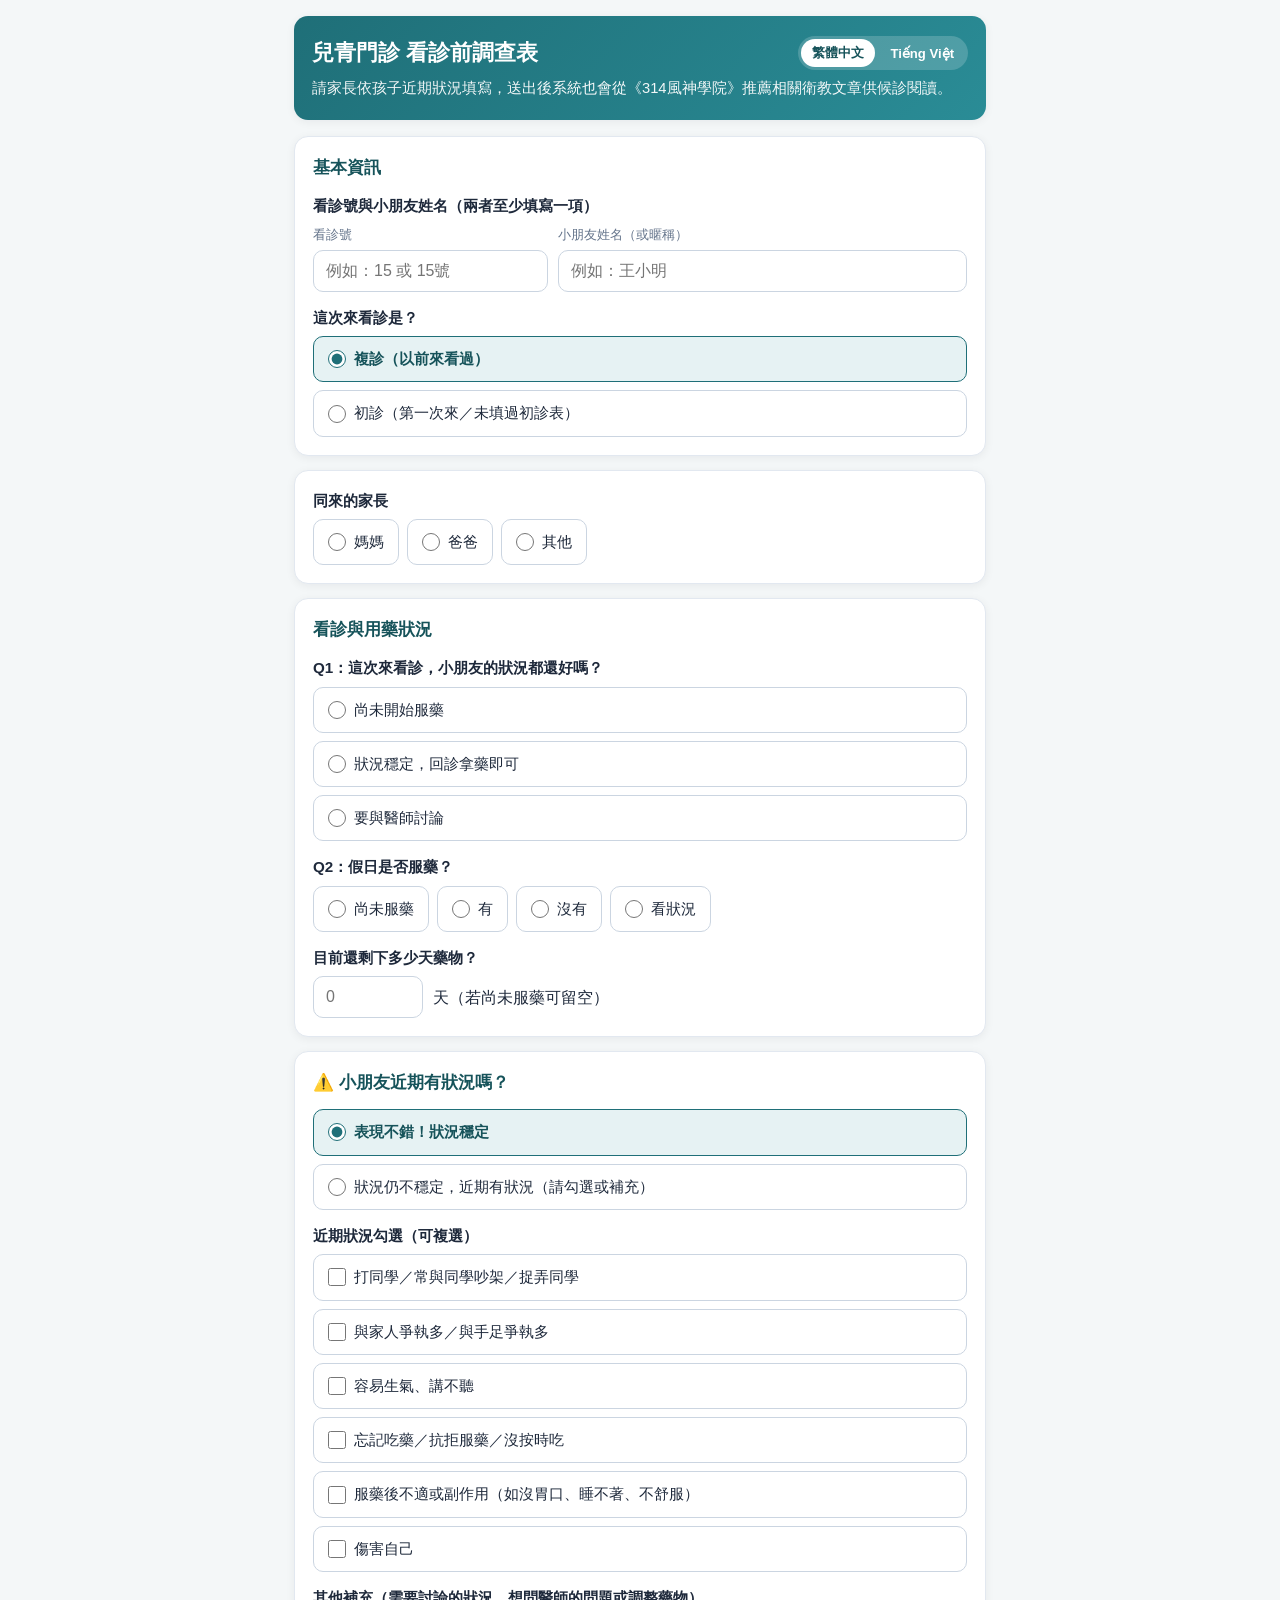
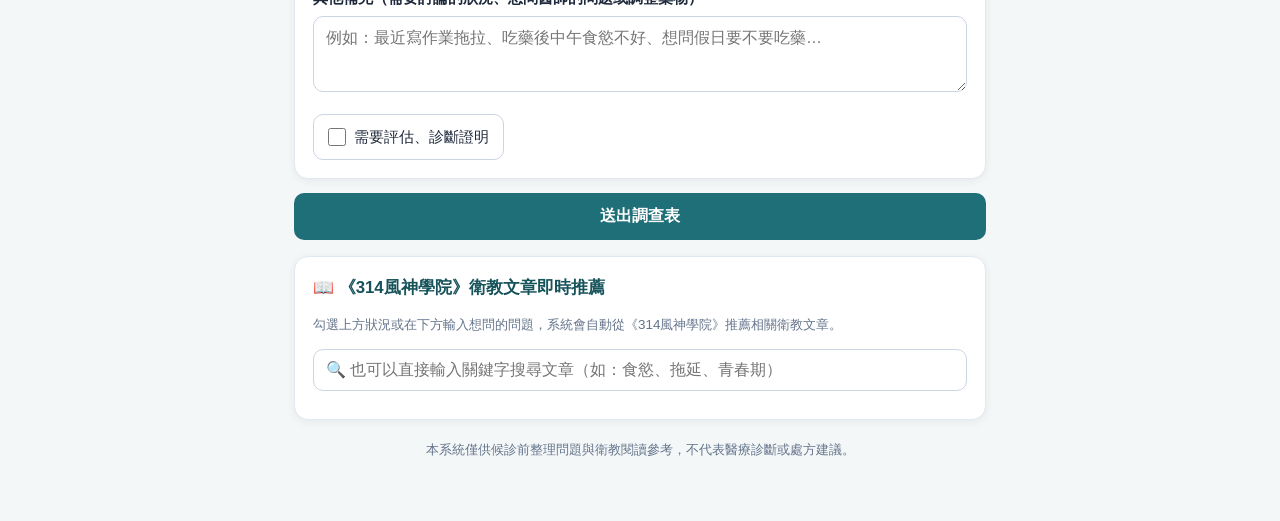
<file: index.html>
<!DOCTYPE html>
<html lang="zh-Hant">
<head>
  <meta charset="UTF-8" />
  <meta name="viewport" content="width=device-width, initial-scale=1.0" />
  <title>兒青門診 看診前調查表｜314風神學院</title>
  <link rel="stylesheet" href="./assets/style.css?v=9" />
</head>
<body>
  <div class="container">
    <header class="header">
      <div class="header-top">
        <h1 data-i18n="headerTitle">兒青門診 看診前調查表</h1>
        <div class="lang-switch" role="group" aria-label="Language">
          <button type="button" class="lang-btn active" data-lang="zh">繁體中文</button>
          <button type="button" class="lang-btn" data-lang="vi">Tiếng Việt</button>
        </div>
      </div>
      <p id="header-desc" data-i18n="headerDesc">請家長依孩子近期狀況填寫，送出後系統也會從《314風神學院》推薦相關衛教文章供候診閱讀。</p>
    </header>

    <!-- 非門診時間提示畫面 -->
    <main id="closed-view" class="hidden">
      <section class="card">
        <h2 class="card-title" data-i18n="closedTitle">🕒 目前為非門診時段</h2>
        <div id="closed-banner" class="alert alert-warning" style="margin-top:0;" data-i18n-html="closedBanner">
          目前門診調查表暫停填寫，請於<strong>看診當日</strong>再掃描 QR code 登記。
        </div>
        <p class="hint" style="margin-top:12px;" data-i18n="closedHint">
          若您想先閱讀衛教資料，仍可於下方直接搜尋《314風神學院》文章：
        </p>
        <input type="text" id="closed-search-input" data-i18n-ph="closedSearchPh" placeholder="🔍 輸入關鍵字搜尋文章（如：食慾、拖延、生氣）" />
        <div id="closed-articles" class="article-list"></div>
      </section>
    </main>

    <!-- 表單填寫畫面 -->
    <main id="form-view">
      <form id="intake-form">
        <!-- 基本資料 -->
        <section class="card">
          <h2 class="card-title" data-i18n="secBasic">基本資訊</h2>
          <div class="field-group">
            <label class="field-label" data-i18n="lblPatientIdentity">看診號與小朋友姓名（兩者至少填寫一項）</label>
            <div style="display:flex;gap:10px;flex-wrap:wrap;">
              <div style="flex:1 1 130px;">
                <label class="hint" for="visit-no" style="display:block;margin:0 0 4px;" data-i18n="lblVisitNo">看診號</label>
                <input type="text" id="visit-no" name="visitNo" inputmode="numeric" data-i18n-ph="phVisitNo" placeholder="例如：15 或 15號" />
              </div>
              <div style="flex:2 1 200px;">
                <div style="display:flex;justify-content:space-between;align-items:center;margin:0 0 4px;gap:8px;">
                  <label class="hint" for="child-name" style="margin:0;" data-i18n="lblChildName">小朋友姓名（或暱稱）</label>
                  <button type="button" id="clear-saved-name-btn" class="hidden" style="background:none;border:none;padding:0;color:#1f6f78;font-size:0.8rem;cursor:pointer;text-decoration:underline;" data-i18n="btnClearSavedName">清除記憶</button>
                </div>
                <input type="text" id="child-name" name="childName" data-i18n-ph="phChildName" placeholder="例如：王小明" />
              </div>
            </div>
          </div>

          <div class="field-group">
            <label class="field-label" data-i18n="lblVisitCategory">這次來看診是？</label>
            <div class="check-list">
              <label class="option-pill selected">
                <input type="radio" name="visitCategory" value="followup" checked />
                <span data-i18n="optVisitFollowup">複診（以前來看過）</span>
              </label>
              <label class="option-pill">
                <input type="radio" name="visitCategory" value="first" />
                <span data-i18n="optVisitFirst">初診（第一次來／未填過初診表）</span>
              </label>
            </div>
          </div>
        </section>

        <!-- 初診分流區塊 -->
        <section id="first-visit-panel" class="card hidden">
          <h2 class="card-title" data-i18n="secFirstVisit">🆕 初診報到與填寫指引</h2>
          <div id="first-visit-msg" class="alert alert-info" style="margin-top:0;margin-bottom:12px;"></div>
          <div id="first-visit-vi-note" class="alert alert-warning hidden" style="margin-top:0;margin-bottom:12px;"></div>
          <div id="first-visit-staff-actions" class="hidden">
            <button type="button" id="fv-staff-btn" class="btn btn-primary" data-i18n="btnFirstVisitStaff">完成初診報到</button>
          </div>
          <div id="first-visit-self-actions">
            <button type="button" id="fv-child-btn" class="btn btn-primary" data-i18n="btnFirstVisitChild">👶 兒童／青少年初診（報到並填寫表單）</button>
            <button type="button" id="fv-adult-btn" class="btn btn-secondary" style="margin-top:10px;width:100%;" data-i18n="btnFirstVisitAdult">🧑 成人／大人初診（報到並填寫表單）</button>
          </div>
        </section>

        <div id="followup-fields">
          <!-- 同來的家長 -->
          <section class="card">
            <div class="field-group">
              <label class="field-label" data-i18n="lblParent">同來的家長</label>
              <div class="option-grid">
                <label class="option-pill"><input type="radio" name="parent" value="媽媽" required /> <span data-i18n="optMom">媽媽</span></label>
                <label class="option-pill"><input type="radio" name="parent" value="爸爸" /> <span data-i18n="optDad">爸爸</span></label>
                <label class="option-pill"><input type="radio" name="parent" value="其他" /> <span data-i18n="optOther">其他</span></label>
              </div>
              <input type="text" id="parent-other" class="hidden" style="margin-top: 8px;" data-i18n-ph="phParentOther" placeholder="請填寫稱謂（例如：阿嬤、姑姑）" />
            </div>
          </section>

        <!-- Q1 & Q2 -->
        <section class="card">
          <h2 class="card-title" data-i18n="secMed">看診與用藥狀況</h2>

          <div class="field-group">
            <label class="field-label" data-i18n="lblQ1">Q1：這次來看診，小朋友的狀況都還好嗎？</label>
            <div class="check-list">
              <label class="option-pill"><input type="radio" name="q1" value="尚未開始服藥" required /> <span data-i18n="optQ1NotStarted">尚未開始服藥</span></label>
              <label class="option-pill"><input type="radio" name="q1" value="狀況穩定，回診拿藥即可" /> <span data-i18n="optQ1Stable">狀況穩定，回診拿藥即可</span></label>
              <label class="option-pill"><input type="radio" name="q1" value="要與醫師討論" /> <span data-i18n="optQ1Discuss">要與醫師討論</span></label>
            </div>
          </div>

          <div class="field-group">
            <label class="field-label" data-i18n="lblQ2">Q2：假日是否服藥？</label>
            <div class="option-grid">
              <label class="option-pill"><input type="radio" name="q2" value="尚未服藥" required /> <span data-i18n="optQ2NotStarted">尚未服藥</span></label>
              <label class="option-pill"><input type="radio" name="q2" value="有" /> <span data-i18n="optQ2Yes">有</span></label>
              <label class="option-pill"><input type="radio" name="q2" value="沒有" /> <span data-i18n="optQ2No">沒有</span></label>
              <label class="option-pill"><input type="radio" name="q2" value="看狀況" /> <span data-i18n="optQ2Cond">看狀況</span></label>
            </div>
          </div>

          <div class="field-group">
            <label class="field-label" for="med-days" data-i18n="lblMedDays">目前還剩下多少天藥物？</label>
            <div class="inline-row">
              <input type="number" id="med-days" name="medDays" min="0" max="180" placeholder="0" />
              <span data-i18n="unitMedDays">天（若尚未服藥可留空）</span>
            </div>
          </div>
        </section>

        <!-- 近期狀況 -->
        <section class="card">
          <h2 class="card-title" data-i18n="secRecent">⚠️ 小朋友近期有狀況嗎？</h2>

          <div class="field-group">
            <div class="check-list">
              <label class="option-pill selected">
                <input type="radio" id="recent-stable" name="recentStatus" value="表現不錯！狀況穩定" checked />
                <span data-i18n="optRecentStable">表現不錯！狀況穩定</span>
              </label>
              <label class="option-pill">
                <input type="radio" id="recent-unstable" name="recentStatus" value="狀況仍不穩定" />
                <span data-i18n="optRecentUnstable">狀況仍不穩定，近期有狀況（請勾選或補充）</span>
              </label>
            </div>
          </div>

          <div class="field-group">
            <label class="field-label" data-i18n="lblIssues">近期狀況勾選（可複選）</label>
            <div class="check-list">
              <label class="option-pill"><input type="checkbox" name="issues" value="打同學／常與同學吵架／捉弄同學" /> <span data-i18n="optIssuePeer">打同學／常與同學吵架／捉弄同學</span></label>
              <label class="option-pill"><input type="checkbox" name="issues" value="與家人爭執多／與手足爭執多" /> <span data-i18n="optIssueFamily">與家人爭執多／與手足爭執多</span></label>
              <label class="option-pill"><input type="checkbox" name="issues" value="容易生氣、講不聽" /> <span data-i18n="optIssueAngry">容易生氣、講不聽</span></label>
              <label class="option-pill"><input type="checkbox" name="issues" value="忘記吃藥／抗拒服藥／沒按時吃" /> <span data-i18n="optIssueMedAdherence">忘記吃藥／抗拒服藥／沒按時吃</span></label>
              <label class="option-pill"><input type="checkbox" name="issues" value="服藥後不適或副作用（如沒胃口、睡不著、不舒服）" /> <span data-i18n="optIssueMedSideEffect">服藥後不適或副作用（如沒胃口、睡不著、不舒服）</span></label>
              <label class="option-pill danger-option"><input type="checkbox" id="issue-self-harm" name="issues" value="傷害自己" /> <span data-i18n="optIssueSelfHarm">傷害自己</span></label>
            </div>

            <div id="self-harm-alert" class="alert alert-danger hidden" data-i18n-html="selfHarmAlert">
              <strong>⚠️ 緊急關懷提醒：</strong><br />
              若孩子近期有自傷行為或強烈情緒危機，請<strong>立即告知診間護理人員或醫師</strong>優先處理。<br />
              衛福部 24 小時安心專線：<strong>1925</strong>（依舊愛我）。
            </div>
          </div>

          <div class="field-group">
            <label class="field-label" for="other-detail" data-i18n="lblOtherDetail">其他補充（需要討論的狀況、想問醫師的問題或調整藥物）</label>
            <textarea id="other-detail" name="otherDetail" data-i18n-ph="phOtherDetail" placeholder="例如：最近寫作業拖拉、吃藥後中午食慾不好、想問假日要不要吃藥…"></textarea>
          </div>

          <div class="field-group">
            <label class="option-pill">
              <input type="checkbox" id="need-cert" name="needCert" />
              <span data-i18n="optNeedCert">需要評估、診斷證明</span>
            </label>
            <input type="text" id="cert-detail" class="hidden" style="margin-top: 8px;" data-i18n-ph="phCertDetail" placeholder="請註明需要什麼評估或診斷證明需求" />
          </div>
        </section>

        <button type="submit" class="btn btn-primary" style="margin-bottom: 16px;" data-i18n="btnSubmit">送出調查表</button>
        </div>

        <!-- 即時衛教文章推薦 -->
        <section class="card">
          <h2 class="card-title" data-i18n="secArticles">📖 《314風神學院》衛教文章即時推薦</h2>
          <p id="live-articles-hint" class="hint" style="margin-top: 0;">
            勾選上方狀況或在下方輸入想問的問題，系統會自動從《314風神學院》推薦相關衛教文章。
          </p>
          <input type="text" id="live-search-input" data-i18n-ph="phLiveSearch" placeholder="🔍 也可以直接輸入關鍵字搜尋文章（如：食慾、拖延、青春期）" />
          <div id="live-articles" class="article-list"></div>
        </section>
      </form>
    </main>

    <!-- 送出後畫面 -->
    <main id="result-view" class="hidden">
      <div id="submit-status" class="alert alert-info"></div>

      <section id="first-visit-link-card" class="card hidden">
        <h2 class="card-title" data-i18n="secFirstVisit">🆕 初診報到與填寫指引</h2>
        <div id="first-visit-result-vi-note" class="alert alert-warning hidden" style="margin-top:0;margin-bottom:12px;"></div>
        <a id="first-visit-form-link" href="#" target="_blank" rel="noopener" class="btn btn-primary" style="text-decoration:none;" data-i18n="btnOpenFirstVisitForm">👉 前往填寫線上初診表單</a>
        <div id="first-visit-missing-url" class="alert alert-warning hidden" style="margin-top:10px;" data-i18n="msgFirstVisitMissingUrl"></div>
      </section>

      <section class="card">
        <h2 class="card-title" data-i18n="secSummary">📋 看診重點小卡</h2>
        <div id="summary-card"></div>
        <div style="margin-top: 14px;">
          <button type="button" id="edit-btn" class="btn btn-secondary btn-sm" data-i18n="btnEdit">← 修改填寫內容</button>
        </div>
      </section>

      <section id="result-guide-section" class="card">
        <h2 class="card-title" data-i18n="secResultGuide">📖 衛教重點導讀與文章推薦</h2>
        <div id="ai-guide-box" class="alert alert-info hidden" style="margin-top:0;margin-bottom:12px;line-height:1.75;white-space:pre-line;"></div>
        <p id="result-articles-hint" class="hint" style="margin-top: 0;">來自醫師部落格《314風神學院》：</p>
        <div id="result-articles" class="article-list"></div>
      </section>

      <section id="chat-section" class="card">
        <h2 class="card-title" data-i18n="secChat">💬 補充說明或延伸提問</h2>
        <p class="hint" style="margin-top:0;" data-i18n="chatHint">
          想補充更多細節給醫師，或對剛才的文章有疑問嗎？歡迎在下方直接對話（系統會一併轉交給醫師）。
        </p>
        <div id="chat-messages" class="chat-messages"></div>
        <div class="chat-input-row">
          <input type="text" id="chat-input" data-i18n-ph="phChatInput" placeholder="輸入想補充的狀況，或想多問的問題…" />
          <button type="button" id="chat-send-btn" class="btn btn-primary" style="width:auto;padding:10px 18px;" data-i18n="btnChatSend">送出</button>
        </div>
      </section>
    </main>

    <p class="footer-note" data-i18n="footerNote">
      本系統僅供候診前整理問題與衛教閱讀參考，不代表醫療診斷或處方建議。
    </p>
  </div>

  <script src="./assets/config.js?v=21"></script>
  <script src="./assets/i18n.js?v=21"></script>
  <script src="./assets/search.js?v=21"></script>
  <script src="./assets/app.js?v=21"></script>
</body>
</html>
</file>
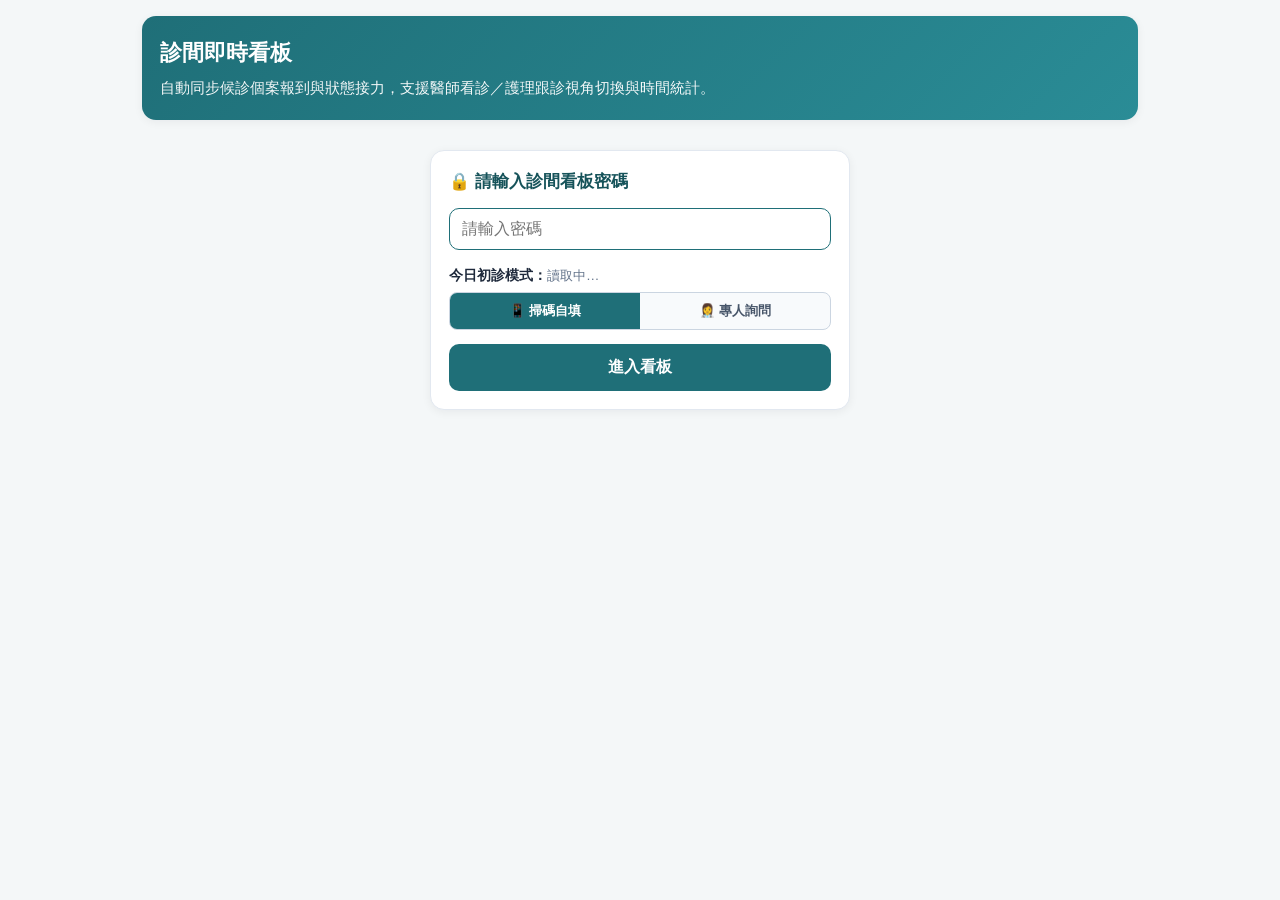
<file: doctor.html>
<!DOCTYPE html>
<html lang="zh-Hant">
<head>
  <meta charset="UTF-8" />
  <meta name="viewport" content="width=device-width, initial-scale=1.0" />
  <title>診間即時看板｜兒青門診</title>
  <link rel="stylesheet" href="./assets/style.css?v=23" />
</head>
<body>
  <div class="container wide">
    <header class="header">
      <h1>診間即時看板</h1>
      <p>自動同步候診個案報到與狀態接力，支援醫師看診／護理跟診視角切換與時間統計。</p>
    </header>

    <section id="pin-gate" class="card" style="max-width:420px;margin:30px auto;">
      <h2 class="card-title">🔒 請輸入診間看板密碼</h2>
      <div class="field-group">
        <input type="password" id="pin-input" placeholder="請輸入密碼" />
      </div>
      <div class="field-group" style="margin-bottom:14px;">
        <label class="field-label" style="font-size:0.88rem;margin-bottom:6px;">
          今日初診模式：<span id="gate-fv-current" class="hint" style="font-weight:400;">讀取中…</span>
        </label>
        <div class="role-switch" style="width:100%;display:flex;" role="group" aria-label="First Visit Mode">
          <button type="button" class="gate-fv-btn active" data-fv="self">📱 掃碼自填</button>
          <button type="button" class="gate-fv-btn" data-fv="staff">👩‍⚕️ 專人詢問</button>
        </div>
      </div>
      <div id="pin-error" class="alert alert-danger hidden" style="margin-bottom:12px;">
        密碼不正確，請再試一次。
      </div>
      <button type="button" id="pin-btn" class="btn btn-primary">進入看板</button>
    </section>

    <main id="dashboard" class="hidden">
      <div id="mode-notice" class="alert alert-warning hidden" style="margin-bottom:14px;"></div>

      <section class="card" style="display:flex;flex-direction:column;gap:12px;">
        <div style="display:flex;justify-content:space-between;align-items:center;flex-wrap:wrap;gap:10px;">
          <div style="display:flex;align-items:center;gap:8px;flex-wrap:wrap;">
            <strong>門診填寫：</strong>
            <span id="clinic-status-badge" class="badge badge-stable">🟢 門診開放填寫中</span>
            <button type="button" id="toggle-clinic-btn" class="btn btn-secondary btn-sm" style="width:auto;padding:4px 10px;font-size:0.8rem;">點擊關閉填寫（下診）</button>
          </div>

          <div style="display:flex;align-items:center;gap:8px;flex-wrap:wrap;">
            <strong>初診模式：</strong>
            <span id="fv-mode-badge" class="badge badge-first-visit">📱 掃碼自填</span>
            <button type="button" id="toggle-fv-mode-btn" class="btn btn-secondary btn-sm" style="width:auto;padding:4px 10px;font-size:0.8rem;">切換為專人詢問</button>
          </div>
        </div>

        <div style="display:flex;justify-content:space-between;align-items:center;flex-wrap:wrap;gap:10px;border-top:1px solid #e2e8f0;padding-top:10px;">
          <div style="font-size:0.88rem;color:#475569;">
            個案填寫網址：<a id="patient-url-link" href="./" target="_blank" rel="noopener" style="color:#1f6f78;font-weight:600;"></a>
            <button type="button" id="copy-url-btn" class="btn btn-secondary btn-sm" style="margin-left:6px;padding:3px 9px;font-size:0.8rem;">複製網址</button>
          </div>

          <div style="display:flex;align-items:center;gap:8px;flex-wrap:wrap;">
            <div class="role-switch" role="group" aria-label="Dashboard Role">
              <button type="button" class="role-btn active" data-role="doctor">🩺 醫師看診</button>
              <button type="button" class="role-btn" data-role="nurse">👩‍⚕️ 護理跟診</button>
            </div>
            <button type="button" id="toggle-quick-add-btn" class="btn btn-primary btn-sm" style="width:auto;padding:5px 12px;font-size:0.82rem;">＋ 快速登錄個案</button>
          </div>
        </div>
      </section>

      <section id="quick-add-card" class="card hidden" style="border-color:#1f6f78;">
        <h2 class="card-title" style="font-size:1rem;">＋ 快速登錄現場／電話個案</h2>
        <div style="display:flex;flex-wrap:wrap;gap:10px;align-items:flex-end;">
          <div style="flex:1 1 100px;">
            <label class="hint" for="qa-visit-no" style="display:block;margin-bottom:4px;">看診號</label>
            <input type="text" id="qa-visit-no" placeholder="如：15" />
          </div>
          <div style="flex:2 1 150px;">
            <label class="hint" for="qa-name" style="display:block;margin-bottom:4px;">姓名</label>
            <input type="text" id="qa-name" placeholder="如：王小明" />
          </div>
          <div style="flex:1 1 120px;">
            <label class="hint" for="qa-type" style="display:block;margin-bottom:4px;">就診類型</label>
            <select id="qa-type">
              <option value="first">初診</option>
              <option value="followup">複診</option>
            </select>
          </div>
          <div style="flex:1 1 140px;">
            <label class="hint" for="qa-status" style="display:block;margin-bottom:4px;">初始狀態</label>
            <select id="qa-status">
              <option value="初診已問完">初診已問完</option>
              <option value="初診待問">初診待問</option>
              <option value="待看診">待看診</option>
              <option value="看診中">立即進診（看診中）</option>
            </select>
          </div>
          <div style="flex:2 1 180px;">
            <label class="hint" for="qa-note" style="display:block;margin-bottom:4px;">備註（選填）</label>
            <input type="text" id="qa-note" placeholder="如：專人已完成訪談" />
          </div>
          <button type="button" id="qa-submit-btn" class="btn btn-primary btn-sm" style="width:auto;padding:10px 16px;">確認登錄</button>
        </div>
      </section>

      <div id="stats-bar" class="stats-bar">
        <span>看診中 <strong id="stat-active">0</strong></span>
        <span>待看／已問完 <strong id="stat-waiting">0</strong></span>
        <span>初診待問 <strong id="stat-first-pending">0</strong></span>
        <span>測驗中 <strong id="stat-paused">0</strong></span>
        <span>已看診 <strong id="stat-done">0</strong></span>
        <span style="margin-left:auto;">平均等待 <strong id="stat-avg-wait">-</strong> 分 ｜ 平均看診 <strong id="stat-avg-consult">-</strong> 分</span>
      </div>

      <div class="toolbar">
        <div class="inline-row">
          <select id="filter-status" style="width:auto;">
            <option value="active">僅顯示：未結案（看診／待看／測驗）</option>
            <option value="all">顯示全部</option>
            <option value="已看診">僅顯示：已看診</option>
          </select>
          <button type="button" id="refresh-btn" class="btn btn-secondary btn-sm">↻ 立即更新</button>
          <button type="button" id="lock-btn" class="btn btn-secondary btn-sm hidden">🔒 鎖定看板</button>
        </div>
        <span id="last-updated" class="hint"></span>
      </div>

      <div id="records-list"></div>
    </main>
  </div>

  <script src="./assets/config.js?v=23"></script>
  <script src="./assets/doctor.js?v=23"></script>
</body>
</html>
</file>
<file: assets/style.css>
:root {
  --bg: #f4f7f8;
  --card: #ffffff;
  --primary: #1f6f78;
  --primary-dark: #16535a;
  --primary-light: #e6f2f3;
  --accent: #d97706;
  --accent-light: #fef3c7;
  --danger: #b91c1c;
  --danger-bg: #fef2f2;
  --danger-border: #fca5a5;
  --success: #15803d;
  --success-bg: #f0fdf4;
  --text: #1e293b;
  --muted: #64748b;
  --border: #cbd5e1;
  --radius: 14px;
  --shadow: 0 2px 10px rgba(15, 23, 42, 0.06);
}

* {
  box-sizing: border-box;
}

body {
  margin: 0;
  font-family: -apple-system, BlinkMacSystemFont, "Noto Sans TC", "PingFang TC",
    "Microsoft JhengHei", sans-serif;
  background: var(--bg);
  color: var(--text);
  line-height: 1.6;
  -webkit-font-smoothing: antialiased;
}

.container {
  max-width: 720px;
  margin: 0 auto;
  padding: 16px 14px 48px;
}

.container.wide {
  max-width: 1024px;
}

.header {
  background: linear-gradient(135deg, var(--primary) 0%, #2a8c96 100%);
  color: #fff;
  padding: 20px 18px;
  border-radius: var(--radius);
  margin-bottom: 16px;
  box-shadow: var(--shadow);
}

.header h1 {
  margin: 0 0 6px;
  font-size: 1.35rem;
  font-weight: 700;
}

.header p {
  margin: 0;
  font-size: 0.92rem;
  opacity: 0.94;
}

.header-top {
  display: flex;
  justify-content: space-between;
  align-items: flex-start;
  gap: 12px;
  flex-wrap: wrap;
}

.lang-switch {
  display: inline-flex;
  background: rgba(255, 255, 255, 0.18);
  padding: 3px;
  border-radius: 999px;
  gap: 4px;
}

.lang-btn {
  border: none;
  background: transparent;
  color: #fff;
  padding: 5px 11px;
  border-radius: 999px;
  font-size: 0.82rem;
  font-weight: 600;
  cursor: pointer;
  font-family: inherit;
  transition: background 0.15s, color 0.15s;
}

.lang-btn.active {
  background: #fff;
  color: var(--primary-dark);
}

.card {
  background: var(--card);
  border-radius: var(--radius);
  padding: 18px;
  margin-bottom: 14px;
  box-shadow: var(--shadow);
  border: 1px solid #e2e8f0;
}

.card-title {
  margin: 0 0 12px;
  font-size: 1.05rem;
  font-weight: 700;
  color: var(--primary-dark);
  display: flex;
  align-items: center;
  gap: 8px;
}

.field-group {
  margin-bottom: 14px;
}

.field-group:last-child {
  margin-bottom: 0;
}

label.field-label {
  display: block;
  font-weight: 600;
  margin-bottom: 6px;
  font-size: 0.95rem;
}

.hint {
  font-size: 0.84rem;
  color: var(--muted);
  margin-top: 4px;
}

input[type="text"],
input[type="number"],
input[type="password"],
textarea,
select {
  width: 100%;
  padding: 11px 12px;
  border: 1.5px solid var(--border);
  border-radius: 10px;
  font-size: 16px;
  font-family: inherit;
  color: var(--text);
  background: #fff;
  transition: border-color 0.15s;
}

input:focus,
textarea:focus,
select:focus {
  outline: none;
  border-color: var(--primary);
}

textarea {
  resize: vertical;
  min-height: 76px;
}

.option-grid {
  display: flex;
  flex-wrap: wrap;
  gap: 8px;
}

.option-pill {
  position: relative;
  display: inline-flex;
  align-items: center;
  gap: 8px;
  padding: 10px 14px;
  border: 1.5px solid var(--border);
  border-radius: 10px;
  background: #fff;
  cursor: pointer;
  font-size: 0.95rem;
  user-select: none;
  transition: all 0.15s;
}

.option-pill input {
  width: 18px;
  height: 18px;
  margin: 0;
  accent-color: var(--primary);
}

.option-pill.selected {
  border-color: var(--primary);
  background: var(--primary-light);
  font-weight: 600;
  color: var(--primary-dark);
}

.option-pill.danger-option.selected {
  border-color: var(--danger);
  background: var(--danger-bg);
  color: var(--danger);
}

.check-list {
  display: flex;
  flex-direction: column;
  gap: 8px;
}

.check-list .option-pill {
  width: 100%;
}

.inline-row {
  display: flex;
  align-items: center;
  gap: 10px;
  flex-wrap: wrap;
}

.inline-row input[type="number"] {
  width: 110px;
}

.alert {
  border-radius: 12px;
  padding: 14px 16px;
  margin-top: 12px;
  font-size: 0.94rem;
}

.alert-danger {
  background: var(--danger-bg);
  border: 1.5px solid var(--danger-border);
  color: var(--danger);
}

.alert-info {
  background: var(--primary-light);
  border: 1px solid #b6dce0;
  color: var(--primary-dark);
}

.alert-warning {
  background: var(--accent-light);
  border: 1px solid #fcd34d;
  color: #92400e;
}

.btn {
  display: inline-flex;
  align-items: center;
  justify-content: center;
  gap: 8px;
  padding: 13px 20px;
  border-radius: 10px;
  border: none;
  font-size: 1rem;
  font-weight: 700;
  font-family: inherit;
  cursor: pointer;
  transition: background 0.15s, transform 0.05s;
}

.btn:active {
  transform: scale(0.99);
}

.btn:disabled {
  opacity: 0.55;
  cursor: not-allowed;
}

.btn-primary {
  background: var(--primary);
  color: #fff;
  width: 100%;
}

.btn-primary:hover {
  background: var(--primary-dark);
}

.btn-secondary {
  background: #e2e8f0;
  color: var(--text);
}

.btn-sm {
  padding: 7px 12px;
  font-size: 0.88rem;
}

.article-list {
  display: flex;
  flex-direction: column;
  gap: 10px;
  margin-top: 10px;
}

.article-card {
  display: block;
  text-decoration: none;
  color: inherit;
  border: 1px solid #e2e8f0;
  border-left: 4px solid var(--primary);
  border-radius: 10px;
  padding: 12px 14px;
  background: #fafafa;
  transition: background 0.15s, border-color 0.15s;
}

.article-card:hover {
  background: var(--primary-light);
}

.article-title {
  font-weight: 700;
  color: var(--primary-dark);
  font-size: 0.98rem;
  margin-bottom: 4px;
}

.article-summary {
  font-size: 0.86rem;
  color: #475569;
  margin-bottom: 6px;
}

.tag-row {
  display: flex;
  flex-wrap: wrap;
  gap: 6px;
}

.tag {
  font-size: 0.76rem;
  padding: 2px 8px;
  border-radius: 999px;
  background: #e2e8f0;
  color: #334155;
}

.badge {
  display: inline-block;
  font-size: 0.78rem;
  font-weight: 700;
  padding: 3px 9px;
  border-radius: 999px;
}

.badge-stable {
  background: var(--success-bg);
  color: var(--success);
}

.badge-discuss {
  background: var(--accent-light);
  color: #92400e;
}

.badge-danger {
  background: var(--danger-bg);
  color: var(--danger);
}

.summary-grid {
  display: grid;
  grid-template-columns: 1fr;
  gap: 8px;
  font-size: 0.95rem;
}

.summary-row {
  padding: 8px 10px;
  background: #f8fafc;
  border-radius: 8px;
  border: 1px solid #e2e8f0;
}

.summary-label {
  font-size: 0.82rem;
  color: var(--muted);
  display: block;
}

.hidden {
  display: none !important;
}

.footer-note {
  text-align: center;
  font-size: 0.8rem;
  color: var(--muted);
  margin-top: 20px;
}

/* Doctor Dashboard */
.toolbar {
  display: flex;
  justify-content: space-between;
  align-items: center;
  flex-wrap: wrap;
  gap: 10px;
  margin-bottom: 14px;
}

.patient-card {
  background: #fff;
  border-radius: var(--radius);
  padding: 16px;
  margin-bottom: 12px;
  border: 1.5px solid #e2e8f0;
  box-shadow: var(--shadow);
}

.patient-card.is-danger {
  border-color: var(--danger);
  background: #fffafa;
}

.patient-card.is-done {
  opacity: 0.65;
}

.patient-head {
  display: flex;
  justify-content: space-between;
  align-items: flex-start;
  gap: 10px;
  margin-bottom: 8px;
}

.patient-name {
  font-size: 1.15rem;
  font-weight: 700;
}

/* Follow-up Chat */
.chat-messages {
  display: flex;
  flex-direction: column;
  gap: 10px;
  max-height: 340px;
  overflow-y: auto;
  padding: 6px 2px;
  margin-bottom: 12px;
}

.chat-bubble {
  max-width: 88%;
  padding: 10px 14px;
  border-radius: 12px;
  font-size: 0.94rem;
  line-height: 1.6;
  white-space: pre-line;
}

.chat-bubble.bot {
  align-self: flex-start;
  background: var(--primary-light);
  color: var(--primary-dark);
  border-bottom-left-radius: 4px;
}

.chat-bubble.user {
  align-self: flex-end;
  background: var(--primary);
  color: #fff;
  border-bottom-right-radius: 4px;
}

.chat-input-row {
  display: flex;
  gap: 8px;
}

.chat-input-row input {
  flex: 1;
}

.chat-article-link {
  display: block;
  padding: 8px 10px;
  border-radius: 8px;
  background: #fff;
  border: 1px solid #b6dce0;
  color: var(--primary-dark);
  font-weight: 600;
  font-size: 0.88rem;
  text-decoration: none;
}

.chat-article-link:hover {
  background: #f0f9fa;
  text-decoration: underline;
}

/* Doctor / Nurse Dashboard Enhancements */
.patient-card.is-active-consult {
  border-color: #0f766e;
  border-left: 6px solid #0f766e;
  background: #f0fdfa;
}

.patient-card.is-paused-test {
  border-left: 5px solid #7c3aed;
  background: #faf5ff;
}

.patient-card.is-test-ready {
  border-left: 5px solid #0284c7;
  background: #f0f9ff;
}

.patient-card.is-first-pending {
  border-left: 5px solid #d97706;
}

.badge-active-consult {
  background: #0f766e;
  color: #fff;
}

.badge-paused-test {
  background: #ede9fe;
  color: #6d28d9;
}

.badge-test-ready {
  background: #e0f2fe;
  color: #0369a1;
}

.badge-first-visit {
  background: #fef3c7;
  color: #92400e;
}

.badge-lang-vi {
  background: #fce7f3;
  color: #9d174d;
}

.stats-bar {
  display: flex;
  flex-wrap: wrap;
  gap: 10px 16px;
  align-items: center;
  padding: 12px 16px;
  margin-bottom: 14px;
  background: #fff;
  border: 1px solid var(--border);
  border-radius: 12px;
  font-size: 0.9rem;
  color: #334155;
}

.stats-bar strong {
  color: var(--primary-dark);
}

.role-switch {
  display: inline-flex;
  border: 1px solid var(--border);
  border-radius: 8px;
  overflow: hidden;
  background: #f8fafc;
}

.role-btn,
.gate-fv-btn {
  border: none;
  background: transparent;
  padding: 6px 12px;
  font-size: 0.84rem;
  font-weight: 600;
  color: #475569;
  cursor: pointer;
}

.gate-fv-btn {
  flex: 1;
  padding: 9px 10px;
}

.role-btn.active,
.gate-fv-btn.active {
  background: var(--primary);
  color: #fff;
}

.doctor-meta-box {
  margin-top: 10px;
  padding: 10px 12px;
  background: #f8fafc;
  border: 1px solid #e2e8f0;
  border-radius: 8px;
}

.tag-chips {
  display: flex;
  flex-wrap: wrap;
  gap: 6px;
  margin-bottom: 8px;
}

.tag-chip {
  border: 1px solid #cbd5e1;
  background: #fff;
  color: #475569;
  border-radius: 999px;
  padding: 3px 10px;
  font-size: 0.78rem;
  font-weight: 600;
  cursor: pointer;
  transition: all 0.12s;
}

.tag-chip.active {
  background: var(--primary);
  border-color: var(--primary);
  color: #fff;
}

.doctor-note-row {
  display: flex;
  gap: 6px;
  align-items: center;
}

.doctor-note-input {
  flex: 1;
  padding: 6px 10px !important;
  font-size: 0.85rem !important;
  border-radius: 8px !important;
}

.action-btn-group {
  display: flex;
  flex-wrap: wrap;
  gap: 6px;
  align-items: center;
  justify-content: flex-end;
}

.live-timer-pill {
  font-variant-numeric: tabular-nums;
  font-weight: 700;
  font-size: 0.85rem;
  padding: 3px 9px;
  border-radius: 999px;
  background: #ccfbf1;
  color: #115e59;
}

.live-timer-pill.is-pause {
  background: #ede9fe;
  color: #5b21b6;
}
</file>
